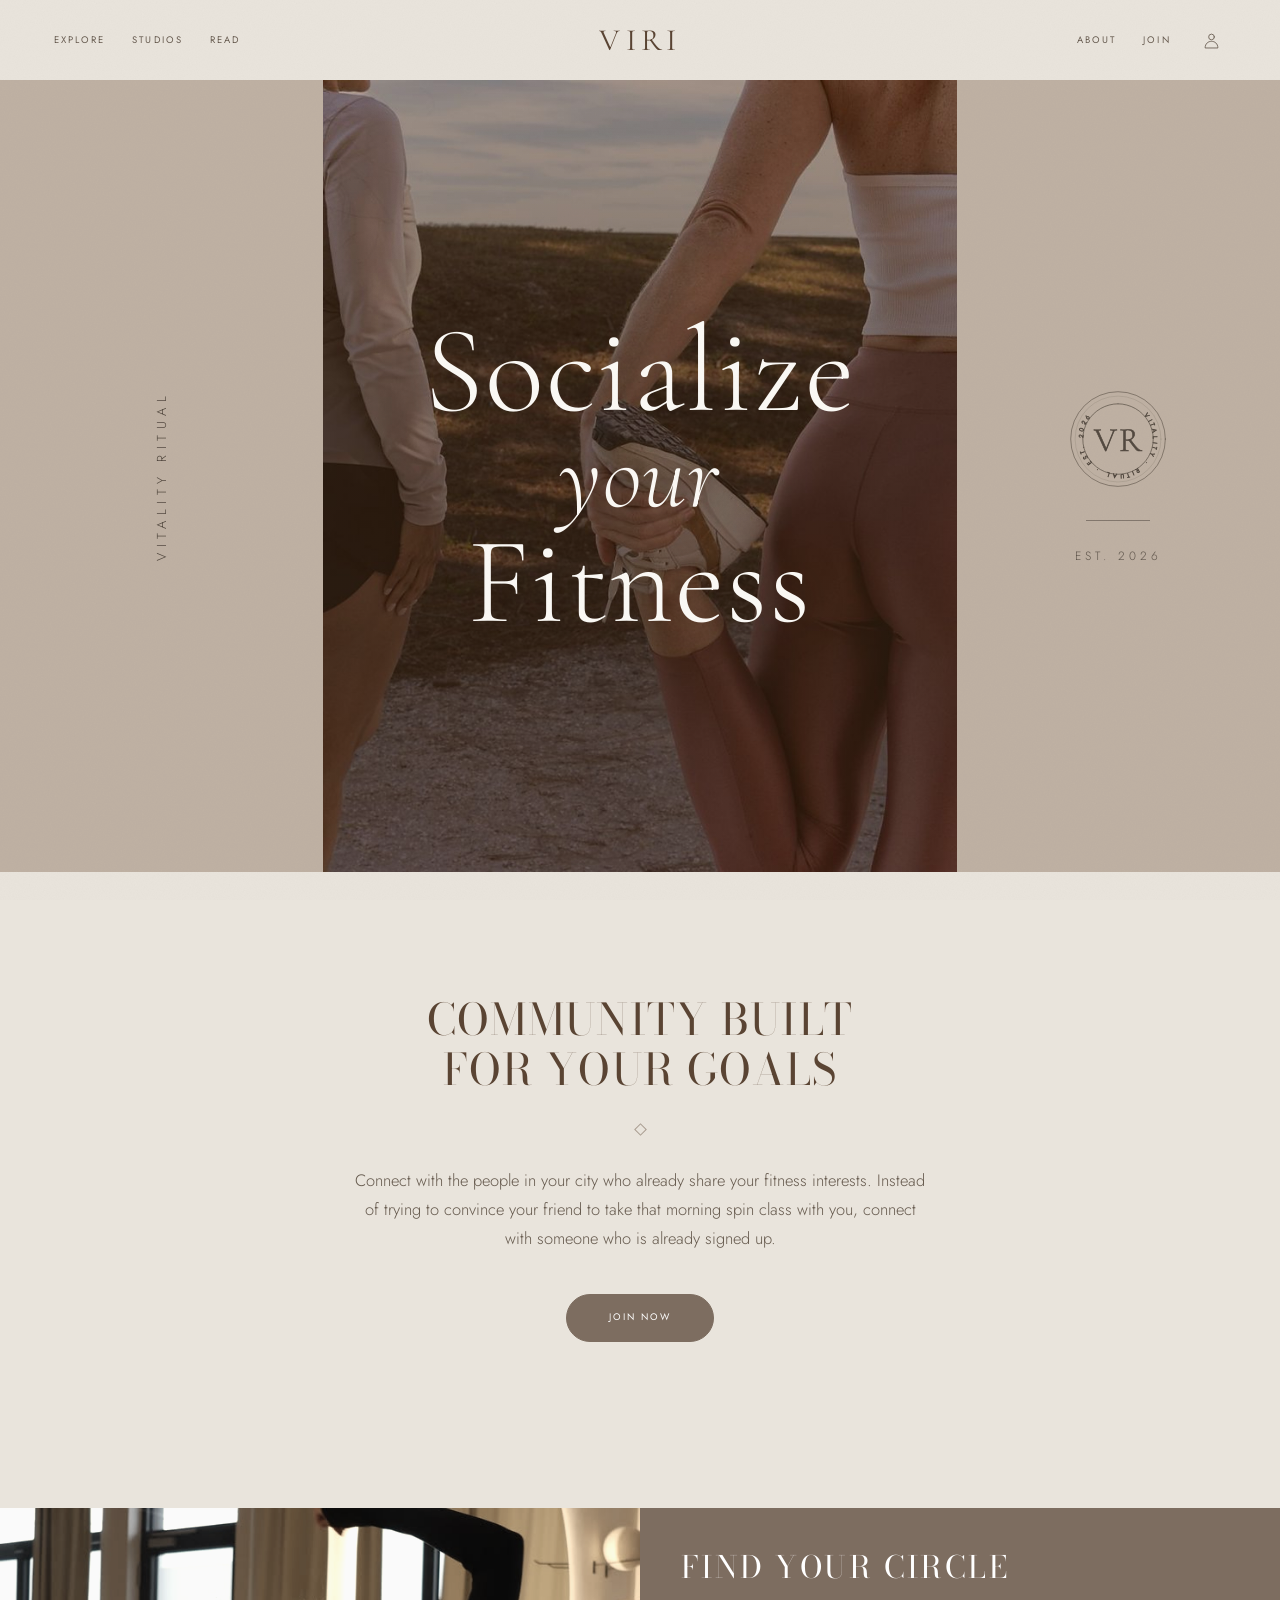
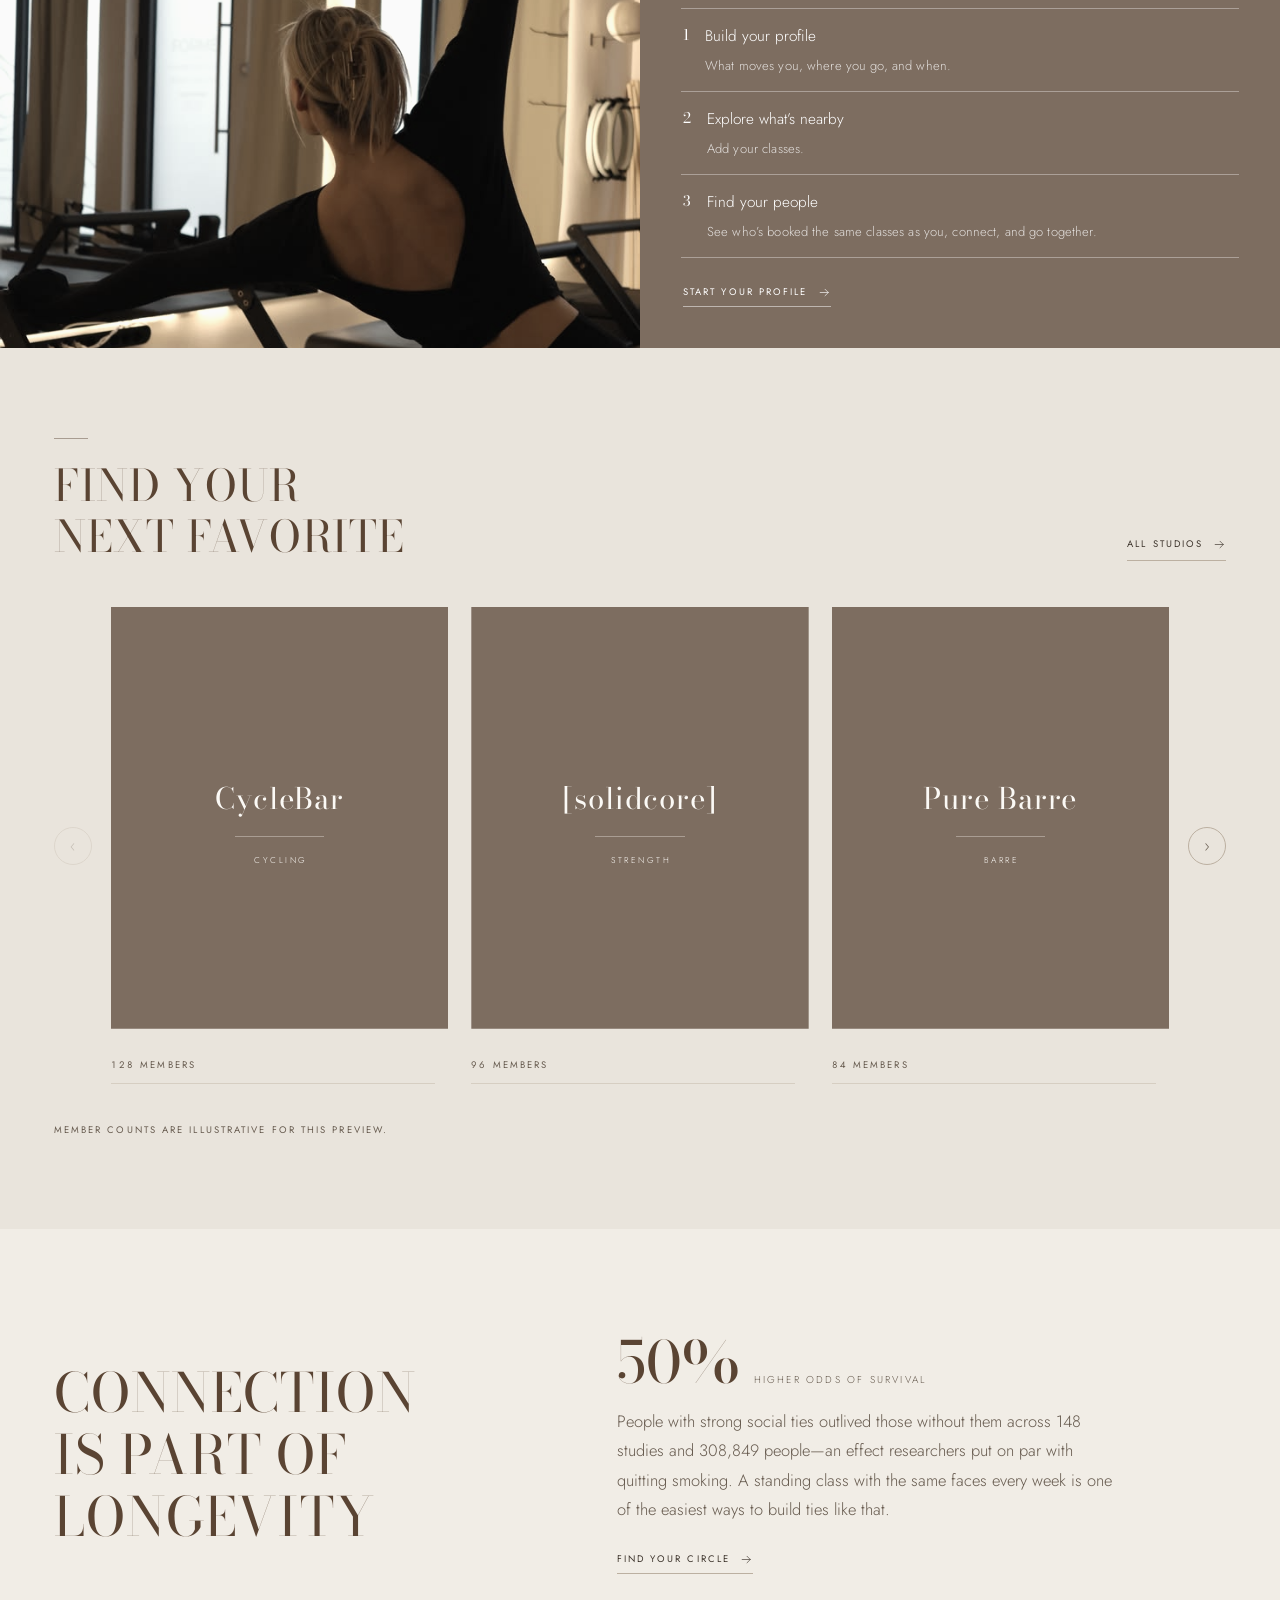
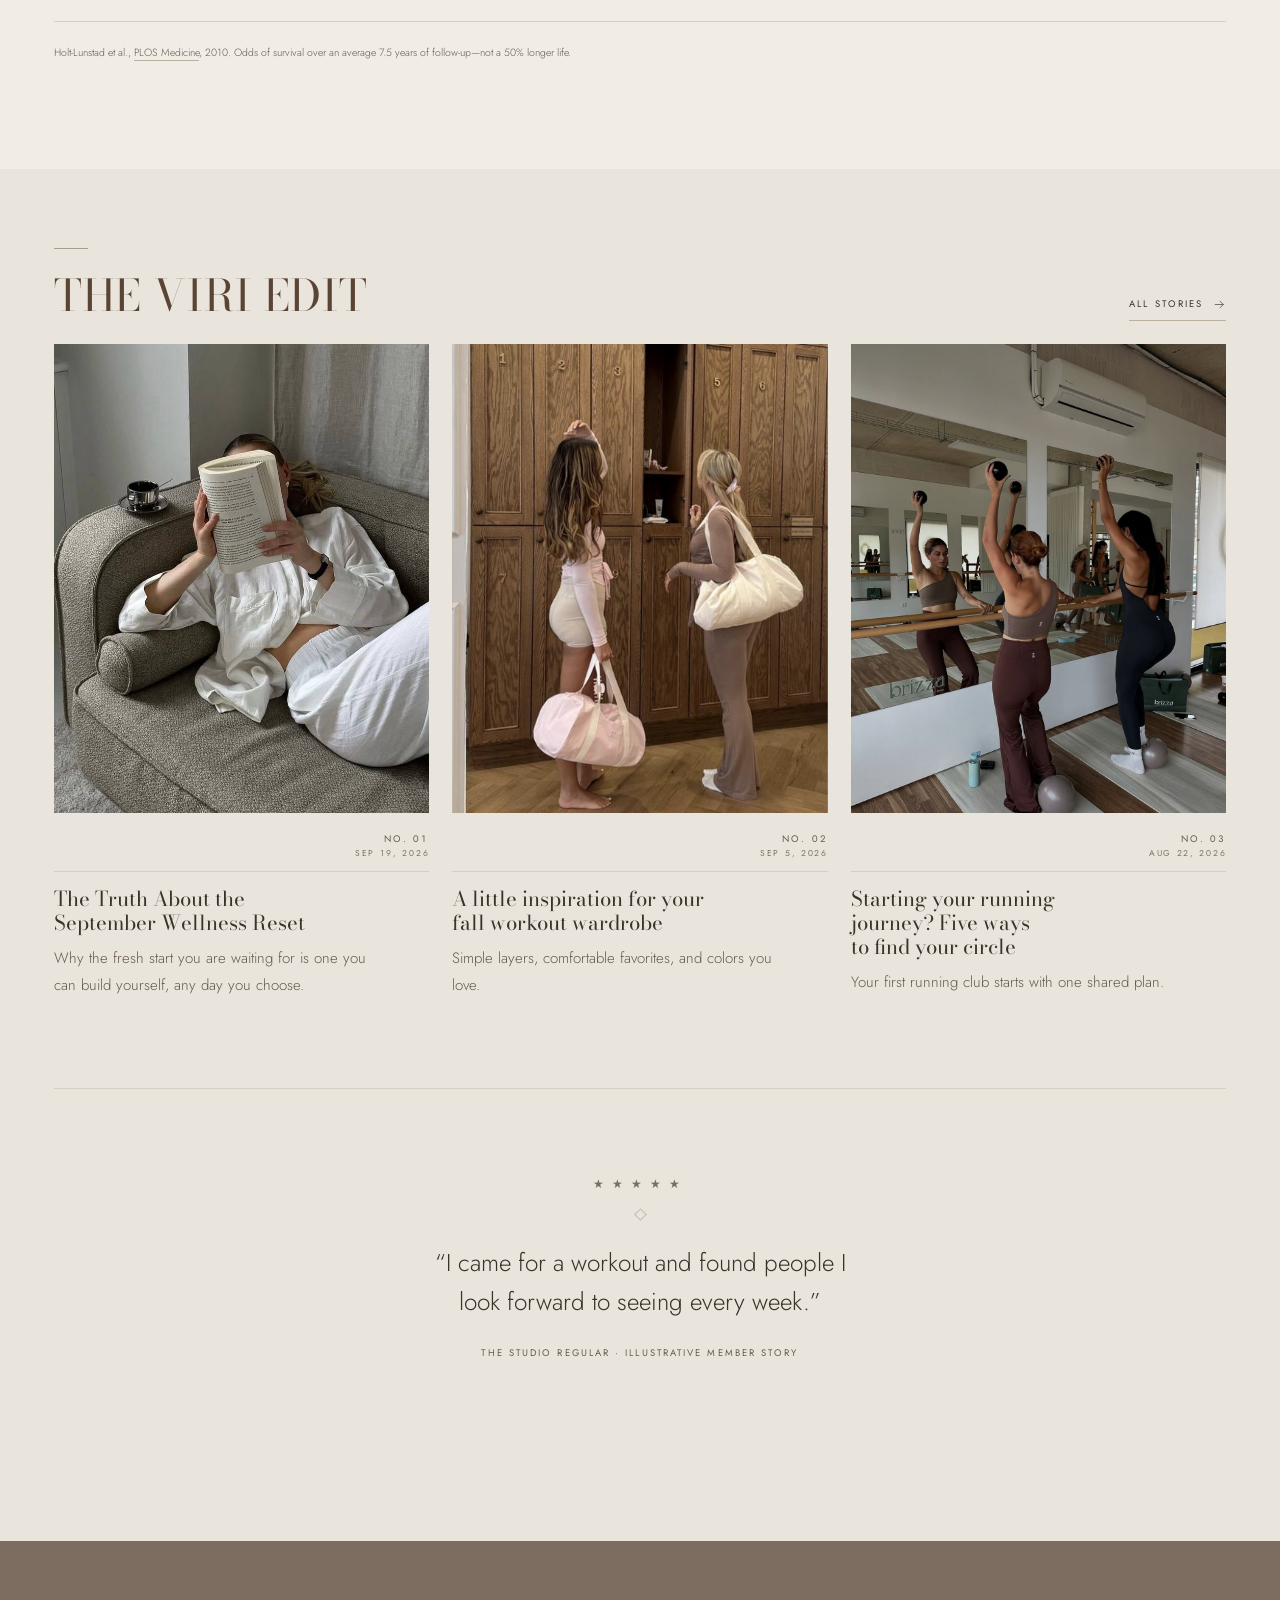
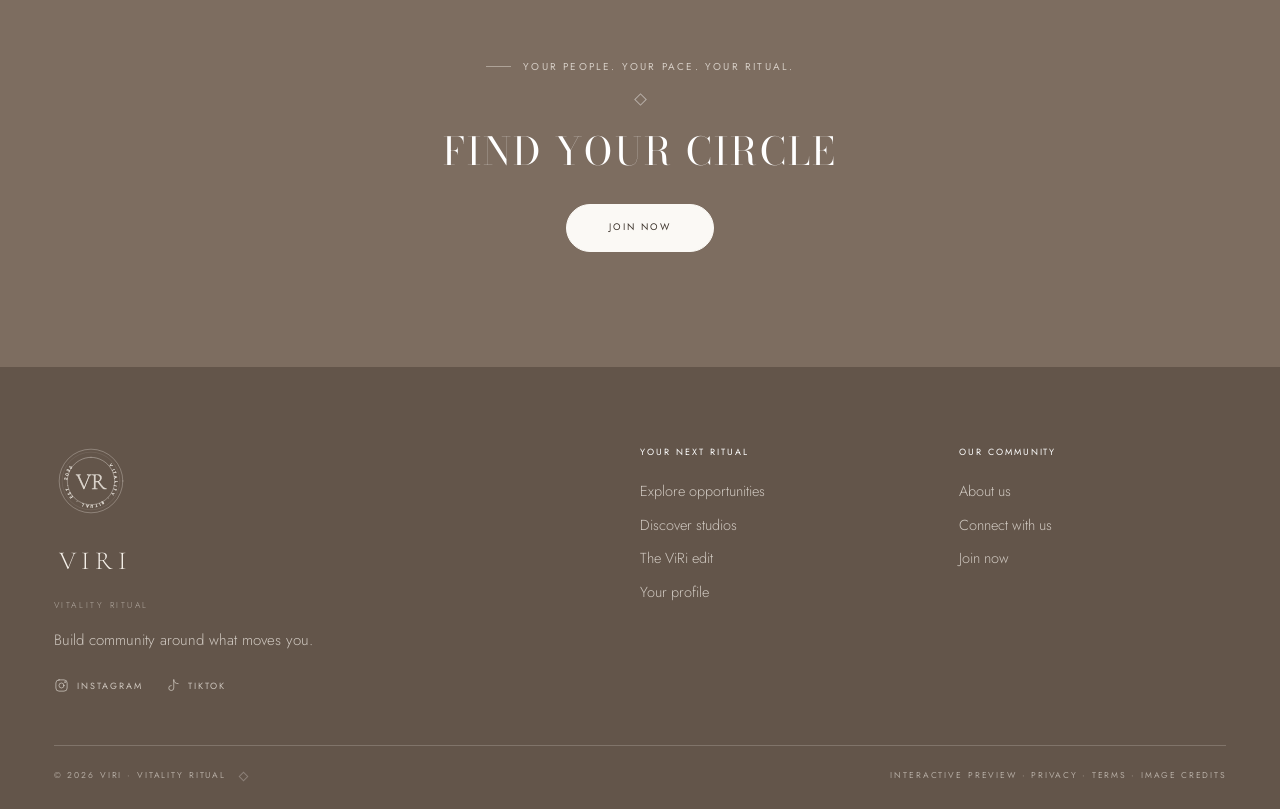
<file: index.html>
<!doctype html>
<html lang="en"><head><meta charset="UTF-8"><meta name="viewport" content="width=device-width, initial-scale=1, viewport-fit=cover"><meta name="theme-color" content="#e9e4dc"><meta name="description" content="ViRi is where women find each other through movement. Connect with the people in your city who already share your fitness interests."><title>ViRi — Socialize your fitness</title><link rel="icon" href="assets/favicon.svg"><link rel="preconnect" href="https://fonts.googleapis.com"><link rel="preconnect" href="https://fonts.gstatic.com" crossorigin><link rel="stylesheet" href="https://fonts.googleapis.com/css2?family=Bodoni+Moda:ital,opsz,wght@0,6..96,400;0,6..96,500;1,6..96,400&family=Cormorant+Garamond:ital,wght@0,300;0,400;0,500;1,300;1,400&family=Italianno&family=Allura&family=Jost:wght@300;400;500&display=swap"><link rel="stylesheet" href="styles.css"><script src="explore-data.js" defer></script><script src="app.js" defer></script></head><body><a class="skip" href="#main">Skip to content</a><header class="site-header"><div class="masthead"><nav class="nav-left" aria-label="Main navigation"><a href="#/explore">Explore</a><a href="#/studios">Studios</a><a href="#/read">Read</a></nav><a class="wordmark" href="#/" aria-label="ViRi — Vitality Ritual, home"><span class="mark" id="mark" aria-hidden="true"><span class="mark-word" data-keep="2">Vitality</span><span class="mark-gap"></span><span class="mark-word" data-keep="2">Ritual</span></span></a><div class="masthead-end"><nav class="nav-right" aria-label="Secondary navigation"><a href="#/about">About</a><a href="#/signup">Join</a></nav><div class="header-tools"><a href="#/profile" aria-label="Your profile" class="icon-button"><svg viewBox="0 0 24 24"><circle cx="12" cy="7" r="4"/><path d="M3 22c0-12 18-12 18 0Z"/></svg></a><button class="icon-button" id="menu-button" aria-label="Open menu" aria-expanded="false"><svg viewBox="0 0 24 24"><path d="M2 6h20M2 12h20M2 18h20"/></svg></button></div></div></div><div class="menu-panel" id="menu-panel" hidden><p class="menu-label">Discover</p><a href="#/explore">Explore activities</a><a href="#/studios">All studios</a><a href="#/read">The ViRi edit</a><p class="menu-label">Your circle</p><a href="#/profile">Your profile</a><a href="#/signup">Join ViRi</a><a href="#/login">Log in</a><a href="#/connect">Contact us</a></div></header><main id="main" tabindex="-1"></main><footer id="footer"></footer><dialog id="modal"></dialog><div class="toast" id="toast" role="status" aria-live="polite"></div><noscript>This preview needs JavaScript enabled to show pages and interactive features.</noscript></body></html>
</file>
<file: styles.css>
/* ============================================================
   ViRi — Vitality Ritual
   Elevated editorial system: greige ground, taupe panels,
   high-contrast serif with a script accent, quiet motion.
   ============================================================ */

:root{
  --cream:#e9e4dc;        /* page */
  --cream-2:#f1ede6;      /* lighter band */
  --paper:#fbf9f5;        /* the one raised surface */
  --taupe:#7d6d60;        /* text-bearing panels, buttons */
  --taupe-deep:#63554a;
  --taupe-light:#bfb1a3;  /* decorative fills only */
  --cocoa:#5a4433;        /* display headings */
  --ink:#3b322a;
  --muted:#665a4e;        /* 4.9:1 on cream */
  --on-dark:#f4efe8;
  --on-dark-dim:rgba(244,239,232,.74);
  --line:#d6cec2;
  --line-2:#bcb0a1;
  --display:'Bodoni Moda',Didot,Georgia,serif;
  --mark:'Cormorant Garamond','Bodoni Moda',Didot,Georgia,serif;
  --script:'Italianno','Snell Roundhand','Apple Chancery',cursive;
  /* monoline hand: a wipe across an even stroke reads as a pen, which the
     high-contrast --script face does not */
  --hand:'Allura','Snell Roundhand',cursive;
  --body:'Jost',system-ui,-apple-system,'Segoe UI',sans-serif;
  --header:80px;
  --gutter:clamp(20px,4.2vw,64px);
  --gap:clamp(16px,1.8vw,26px);
}

*{box-sizing:border-box}
html{scroll-behavior:smooth;scroll-padding-top:106px;background:var(--cream);
  -webkit-text-size-adjust:100%;text-size-adjust:100%}
body{margin:0;background:var(--cream);color:var(--ink);font:300 16.5px/1.78 var(--body);-webkit-font-smoothing:antialiased}
a{color:inherit;text-decoration:none}
button,input,select,textarea{font:inherit;color:inherit}
button,a,input,select,textarea{-webkit-tap-highlight-color:transparent}
button{cursor:pointer}
button:disabled{cursor:default}
:focus-visible{outline:2px solid var(--taupe);outline-offset:3px}
h1,h2,h3,h4,p{margin:0}
h1,h2,h3,h4{font-family:var(--display);font-weight:400;line-height:1.16;text-wrap:balance}
h1{font-size:clamp(2.3rem,4.4vw,3.8rem)}
h2{font-size:clamp(1.8rem,3vw,2.7rem)}
h3{font-size:clamp(1.2rem,1.6vw,1.45rem)}
em{font-style:italic}
img{display:block;width:100%;max-width:100%;object-fit:cover}
svg{width:17px;height:17px;fill:none;stroke:currentColor;stroke-width:1.2;stroke-linecap:round;stroke-linejoin:round}
small,.small{font-size:13.5px;line-height:1.6;color:var(--muted)}
.muted{color:var(--muted)}
strong{font-weight:500}
::selection{background:var(--taupe);color:#fff}
.visually-hidden{position:absolute;width:1px;height:1px;overflow:hidden;clip:rect(0 0 0 0);white-space:nowrap}

/* one micro-type style */
.eyebrow,.tag,.menu-label,.footer-label,.field label,.interest-fieldset legend,
.section-foot,.tile-index,.event-meta,.dialog-top p,.chip,.segmented button,
.text-link,.button,.profile-panel .location,.profile-stats span,.panel-link,
.postcard-signoff>span:last-child,.footer-bottom,.socials a,.review-card .small,
.interests span,.studio-facts .small,.site-header nav a,.longevity-figure span,
.longevity-cta,.testimonial-by{
  font-family:var(--body);text-transform:uppercase;letter-spacing:.22em;font-weight:400;
}
.eyebrow{font-size:10px;color:var(--taupe);margin-bottom:18px;line-height:2}
.tag{font-size:9.5px;color:var(--taupe)}
.section-foot{font-size:9.5px;color:var(--muted);margin-top:clamp(24px,3vw,38px)}
.skip{position:fixed;left:20px;top:-100px;z-index:200;background:var(--taupe-deep);color:#fff;padding:10px 16px}
.skip:focus{top:8px}

/* ---------------------------------------------------------- header + the wordmark */
.site-header{position:sticky;top:0;z-index:40;background:rgba(233,228,220,.94);backdrop-filter:blur(12px)}
.masthead{height:var(--header);display:grid;grid-template-columns:1fr auto 1fr;align-items:center;gap:24px;padding:0 var(--gutter)}
.nav-left{grid-column:1}
.wordmark{grid-column:2}
.masthead-end{grid-column:3}
.site-header nav{display:flex;align-items:center;gap:clamp(15px,2.1vw,30px)}
.site-header nav a{font-size:9.5px;color:var(--muted);padding:6px 0;position:relative;transition:color .25s;white-space:nowrap}
.site-header nav a:after{content:'';position:absolute;left:0;right:0;bottom:0;height:1px;background:var(--taupe);transform:scaleX(0);transform-origin:left;transition:transform .3s ease}
.site-header nav a:hover,.site-header nav a[aria-current=page]{color:var(--ink)}
.site-header nav a:hover:after,.site-header nav a[aria-current=page]:after{transform:scaleX(1)}
.wordmark{display:block;padding:6px 10px;line-height:1}
.mark{display:flex;align-items:baseline;font-family:var(--mark);font-weight:400;font-size:clamp(21px,2.5vw,31px);letter-spacing:.14em;text-transform:uppercase;color:var(--cocoa);white-space:nowrap}
.mark-word{display:inline-flex}
.mark-gap{display:inline-block;width:.42em;transition:width 1.1s cubic-bezier(.62,0,.24,1)}
.mark-letter{display:inline-block;overflow:hidden;white-space:pre;transition:width 1.1s cubic-bezier(.62,0,.24,1),opacity .55s ease,letter-spacing 1.1s cubic-bezier(.62,0,.24,1)}
.mark.is-animating .mark-gap{width:0}
.mark.is-animating .is-drop{width:0!important;opacity:0}
.mark.is-animating .is-kept{letter-spacing:.16em}
.mark.is-merged .is-drop{display:none}
.mark.is-merged .mark-gap{display:none}
.masthead-end{display:flex;align-items:center;justify-content:flex-end;gap:clamp(14px,2vw,26px)}
.header-tools{display:flex;align-items:center;gap:8px}
.icon-button{border:0;background:transparent;color:var(--muted);width:30px;height:36px;display:grid;place-items:center;padding:0;transition:color .25s}
.icon-button:hover{color:var(--ink)}
.icon-button svg{width:17px;height:17px}
#menu-button{display:none}
.menu-panel{position:absolute;right:var(--gutter);top:calc(var(--header) - 4px);z-index:50;min-width:248px;padding:26px 30px 28px;background:var(--paper);box-shadow:0 26px 50px rgba(59,50,42,.14)}
.menu-label{font-size:9px;color:var(--taupe);margin:0 0 12px}
.menu-label:not(:first-child){margin-top:24px;padding-top:20px;border-top:1px solid var(--line)}
.menu-panel a{display:block;padding:7px 0;font-size:15px;color:var(--muted);transition:color .2s,padding-left .2s}
.menu-panel a:hover{color:var(--ink);padding-left:6px}

/* ---------------------------------------------------------- layout */
.wrap{max-width:1320px;margin:auto;padding:0 var(--gutter)}
.section{padding:clamp(60px,7vw,110px) 0}
.section + .section{padding-top:0}
.section-head{display:flex;align-items:flex-end;justify-content:space-between;gap:clamp(24px,4vw,60px);margin-bottom:clamp(30px,3.6vw,50px)}
/* the edit fits on one screen: tighter above the title and under it */
/* both of these follow another .section, so they have to outrank the
   `.section + .section{padding-top:0}` collapse above to keep their own top */
.section.edit-section{padding-top:clamp(58px,6.2vw,92px)}
.section.longevity-split{padding-top:clamp(72px,8.4vw,126px)}
/* the edit fits on one screen by tightening head-to-cards, not the space above
   the title — the rule over the title needs clearance from the band boundary */
.edit-section .section-head{margin-bottom:clamp(16px,1.8vw,24px)}
.section-title{font-size:clamp(1.9rem,3.4vw,3rem);text-transform:uppercase;letter-spacing:.02em;color:var(--cocoa);max-width:18ch}
.head-controls{display:flex;align-items:center;gap:10px;flex-shrink:0}
.head-controls .text-link{margin-left:12px}
.text-link{display:inline-flex;align-items:center;gap:10px;font-size:9.5px;padding-bottom:7px;border-bottom:1px solid var(--line-2);color:var(--ink);transition:border-color .3s,color .3s;white-space:nowrap}
.text-link svg{width:13px;height:13px;transition:transform .3s}
.text-link:hover{border-color:var(--taupe);color:var(--taupe)}
.text-link:hover svg{transform:translateX(4px)}
.plain-link{background:none;border:0;color:var(--muted);padding:0;font:inherit;cursor:pointer;border-bottom:1px solid var(--line-2);transition:color .2s,border-color .2s}
.plain-link:hover{color:var(--ink);border-color:var(--ink)}
.plain-link.small{font-size:13px}
.plain-link svg{vertical-align:middle}

/* ---------------------------------------------------------- buttons */
.button{
  display:inline-flex;align-items:center;justify-content:center;gap:10px;
  border:1px solid var(--taupe);border-radius:999px;background:var(--taupe);color:#fff;
  padding:16px 42px;font-size:9.5px;line-height:1;min-height:48px;text-align:center;
  transition:background .35s,border-color .35s,color .35s;
}
.button svg{width:12px;height:12px}
.button:hover{background:var(--taupe-deep);border-color:var(--taupe-deep)}
.button.outline{background:transparent;border-color:var(--line-2);color:var(--muted)}
.button.outline:hover{border-color:var(--taupe);color:var(--taupe)}
.button.light{background:var(--paper);border-color:var(--paper);color:var(--ink)}
.button.light:hover{background:transparent;color:var(--on-dark);border-color:var(--on-dark)}
.button.small{font-size:9px;padding:11px 24px;min-height:38px}
.circle-button{width:38px;height:38px;border:1px solid var(--line-2);border-radius:50%;display:grid;place-items:center;background:transparent;color:var(--muted);font-size:16px;line-height:1;transition:.3s}
.circle-button:hover{border-color:var(--taupe);color:var(--taupe)}

/* ---------------------------------------------------------- photography */


/* ---------------------------------------------------------- cover */
.home-page{overflow:clip}
.cover{
  --cover-h:min(88svh,820px);
  position:relative;isolation:isolate;display:flex;align-items:stretch;justify-content:center;
  min-height:var(--cover-h);background:var(--taupe-light);overflow:hidden;
}
.cover-rail{flex:1 1 0;min-width:0;display:flex;flex-direction:column;
  align-items:center;justify-content:center;padding:0 clamp(10px,1.8vw,26px);color:var(--ink)}
.cover-rail-r{gap:clamp(14px,2vw,30px)}
.rail-type{writing-mode:vertical-rl;transform:rotate(180deg);white-space:nowrap;
  font-size:clamp(9px,1.02vw,13px);letter-spacing:.42em;text-transform:uppercase;opacity:.84}
.rail-seal{display:block;width:clamp(54px,8.6vw,118px);opacity:.82}
.rail-seal .seal{width:100%;height:auto;display:block}
.rail-hair{display:block;width:clamp(34px,5vw,68px);height:1px;background:currentColor;opacity:.45}
.rail-cap{font-size:clamp(8px,.95vw,12px);letter-spacing:.34em;text-transform:uppercase;opacity:.72}

.cover-plate{flex:none;align-self:stretch;width:calc(var(--cover-h) * 0.8);position:relative;margin:0;
  overflow:hidden;background:var(--taupe-deep)}
.cover-image{position:absolute;inset:0;width:100%;height:100%;object-fit:cover;object-position:center 46%;
  animation:cover-drift 36s ease-in-out infinite alternate}
@keyframes cover-drift{from{transform:scale(1.03)}to{transform:scale(1.1)}}
.cover-veil{position:absolute;inset:0;
  background:linear-gradient(180deg,rgba(46,36,28,.12) 0%,rgba(46,36,28,.34) 38%,rgba(46,36,28,.38) 72%,rgba(46,36,28,.2) 100%)}

.cover-title{
  position:absolute;inset:0;z-index:2;pointer-events:none;margin:0;
  display:flex;flex-direction:column;align-items:center;justify-content:center;
  font-family:var(--mark);font-weight:300;color:#fbf9f5;text-transform:none;text-align:center;
  font-size:clamp(2.6rem,9.6vw,8.6rem);line-height:.92;letter-spacing:.012em;
  text-shadow:0 2px 40px rgba(38,29,22,.42);
}
.cover-title .cw{display:block;opacity:0;transform:translateY(24px);
  animation:cover-rise 1.25s cubic-bezier(.2,.7,.3,1) forwards}
.cover-title em{font-style:italic;font-size:.78em;line-height:1.02}
.cover-title .cw:nth-child(2){animation-delay:.16s}
.cover-title .cw:nth-child(3){animation-delay:.32s}
@keyframes cover-rise{to{opacity:1;transform:translateY(0)}}
@keyframes cover-fade{to{opacity:1}}

/* ---------------------------------------------------------- the statement */
.statement{max-width:880px;margin:auto;padding:clamp(84px,9.5vw,140px) var(--gutter) clamp(60px,7vw,100px);text-align:center}
.statement h2{font-size:clamp(1.8rem,3.4vw,2.9rem);text-transform:uppercase;letter-spacing:.03em;color:var(--cocoa);max-width:20ch;margin:0 auto}
.statement p{margin:clamp(22px,2.6vw,32px) auto 0;max-width:58ch;color:var(--muted)}
.statement .button{margin-top:clamp(28px,3.2vw,40px)}

/* ---------------------------------------------------------- feature split */
.feature{display:grid;grid-template-columns:1fr 1fr;align-items:stretch;margin-top:clamp(50px,6vw,92px)}
.feature-media{position:relative;margin:0;overflow:hidden;background:var(--taupe-light);
  min-height:clamp(260px,29vw,420px)}
.feature-media img{position:absolute;inset:0;width:100%;height:100%;min-height:0;object-fit:cover;
  transition:transform 2.4s ease}
.feature:hover .feature-media img{transform:scale(1.03)}
.feature-panel{background:var(--taupe);color:#fff;display:flex;flex-direction:column;justify-content:center;padding:clamp(28px,3.2vw,52px)}
.feature-panel h2{font-size:clamp(1.5rem,2.4vw,2.2rem);text-transform:uppercase;letter-spacing:.08em;color:#fff;margin-bottom:clamp(16px,1.8vw,24px)}
.panel-list{list-style:none;margin:0;padding:0;border-top:1px solid rgba(255,255,255,.35)}
.panel-list li{display:flex;align-items:baseline;gap:16px;padding:clamp(10px,1.1vw,14px) 2px;border-bottom:1px solid rgba(255,255,255,.35);font-size:clamp(15px,1.2vw,17px);font-weight:300;text-align:left}
.panel-n{font-family:var(--display);font-size:.95em}
.panel-link{margin:clamp(18px,2vw,26px) 2px 0;align-self:flex-start;display:inline-flex;align-items:center;gap:10px;font-size:9.5px;color:#fff;border-bottom:1px solid rgba(255,255,255,.5);padding-bottom:6px;transition:border-color .3s}
.panel-link svg{width:13px;height:13px;transition:transform .3s}
.panel-link:hover{border-color:#fff}
.panel-link:hover svg{transform:translateX(4px)}
.feature-reverse .feature-media{order:1}
.feature-reverse .feature-copy{order:2}
.feature-copy{display:flex;flex-direction:column;justify-content:center;padding:clamp(28px,3.4vw,58px);background:var(--cream-2);transition:background .35s}
.feature-copy:hover{background:var(--paper)}
.longevity-figure{margin:14px 0 0;font-size:10px;text-transform:uppercase;letter-spacing:.22em;color:var(--muted);display:flex;align-items:baseline;gap:14px}
.longevity-figure strong{font-family:var(--display);font-weight:400;font-size:clamp(2.6rem,4.6vw,3.6rem);line-height:.9;letter-spacing:0;text-transform:none;color:var(--cocoa)}

.feature-copy h2{color:var(--cocoa);text-transform:uppercase;letter-spacing:.03em;font-size:clamp(1.5rem,2.4vw,2.1rem)}
.longevity-lede{margin-top:18px;color:var(--muted);max-width:50ch}
.longevity-cta{display:inline-flex;align-items:center;gap:10px;margin-top:26px;font-size:9.5px;border-bottom:1px solid var(--line-2);padding-bottom:6px;align-self:flex-start}
.longevity-cta svg{width:13px;height:13px}
.longevity-split{background:var(--cream-2);padding:clamp(72px,8.4vw,126px) 0}
.longevity-grid{display:grid;grid-template-columns:minmax(0,.9fr) minmax(0,1.1fr);
  gap:clamp(28px,5vw,90px);align-items:center}
.longevity-title{font-size:clamp(2rem,4.2vw,3.4rem);text-transform:uppercase;letter-spacing:.02em;
  color:var(--cocoa);margin:0;max-width:13ch;text-wrap:balance}
/* the 50% is a big display numeral on a .9 line-height; it needs headroom or
   its ascender sits on the edge of the column */
.longevity-body .longevity-figure{margin-top:0;padding-top:.12em}
.longevity-split .longevity-source{max-width:none;margin:clamp(30px,3.6vw,52px) 0 0;padding:0;
  text-align:left;border-top:1px solid var(--line);padding-top:clamp(16px,1.8vw,22px)}
.longevity-source{max-width:1320px;margin:22px auto 0;padding:0 var(--gutter);text-align:center;font-size:10.5px;line-height:1.7;color:var(--muted)}
.longevity-source a{border-bottom:1px solid var(--line-2)}
/* band version, used on About */
.longevity-section{background:var(--cream-2);margin-top:clamp(60px,7vw,110px)}
.longevity-inner{display:block;max-width:820px;margin:auto;padding:clamp(50px,6vw,84px) var(--gutter) clamp(24px,3vw,34px);text-align:center;transition:opacity .3s}
.longevity-inner:hover{opacity:.84}
.longevity-inner .longevity-figure{justify-content:center}

.longevity-inner .longevity-lede{margin-inline:auto}
.longevity-inner .longevity-cta{align-self:auto}
.longevity-section .longevity-source{padding-bottom:clamp(40px,4.5vw,56px);margin-top:0}

/* ---------------------------------------------------------- the one card */
.cards-three,.explore-grid,.studio-grid{display:grid;grid-template-columns:repeat(3,minmax(0,1fr));gap:var(--gap)}
.studio-carousel{display:grid;grid-template-columns:auto minmax(0,1fr) auto;
  align-items:center;gap:clamp(10px,1.5vw,22px)}
.carousel-arrow:disabled{opacity:.28;cursor:default}
.carousel-arrow:disabled:hover{border-color:var(--line-2);color:var(--muted)}
.tile{min-width:0}
.tile>a{display:flex;flex-direction:column;height:100%}
.tile-media{overflow:hidden;background:var(--taupe-light);aspect-ratio:4/5;margin-bottom:20px}
.tile-plate{aspect-ratio:4/5;margin-bottom:20px;background:var(--taupe);color:var(--paper);
  display:flex;flex-direction:column;align-items:center;justify-content:center;gap:clamp(14px,1.6vw,20px);
  transition:background .5s cubic-bezier(.33,0,.2,1)}
.tile-plate{position:relative;isolation:isolate;overflow:hidden}
.tile-plate>*{position:relative;z-index:3}
/* the studio photographs come from eight different shoots; grading them to one
   warm monochrome is what lets them share a grid with the rest of the site */
.plate-photo{position:absolute;inset:0;width:100%;height:100%;object-fit:cover;z-index:1;
  filter:grayscale(1) brightness(.96) contrast(1.06);
  opacity:0;transform:scale(1.06);transition:opacity .6s ease,transform 1.6s cubic-bezier(.33,0,.2,1)}
.tile:hover .plate-photo,.tile:focus-within .plate-photo{opacity:1;transform:scale(1)}
.tile-plate:before{content:'';position:absolute;inset:0;z-index:2;background:var(--cocoa);
  mix-blend-mode:multiply;opacity:0;transition:opacity .6s ease}
.tile-plate:after{content:'';position:absolute;inset:0;z-index:2;
  background:linear-gradient(180deg,rgba(48,38,29,.24),rgba(48,38,29,.52));
  opacity:0;transition:opacity .6s ease}
.tile:hover .tile-plate:before,.tile:focus-within .tile-plate:before{opacity:.72}
/* the end-of-carousel card: darker plate so it reads as a destination, not a studio */
.tile-plate.tile-plate-all{background:var(--taupe-deep)}
.tile-all:hover .tile-plate-all,.tile-all:focus-within .tile-plate-all{background:var(--cocoa)}
.tile-plate-all .plate-cat{display:inline-flex;align-items:center;gap:8px}
.tile-plate-all .plate-cat svg{width:13px;height:13px}
.tile:hover .tile-plate:after,.tile:focus-within .tile-plate:after{opacity:1}
.plate-name{font-family:var(--display);font-weight:400;font-size:clamp(1.5rem,2.3vw,2rem);
  line-height:1.12;letter-spacing:.03em;margin:0;max-width:11ch;text-align:center;text-wrap:balance;
  transition:transform .6s cubic-bezier(.33,0,.2,1)}
.tile:hover .plate-name{transform:translateY(-3px)}
.tile-studio .tile-meta{margin-top:0}
.plate-cat{font-size:8.5px;text-transform:uppercase;letter-spacing:.3em;text-indent:.3em;
  color:var(--paper);padding-top:clamp(12px,1.4vw,16px);
  border-top:1px solid rgba(251,249,245,.34);min-width:clamp(64px,7vw,92px);text-align:center}
.tile-media img{height:100%;transition:transform 1.8s ease}
.tile:hover .tile-media img{transform:scale(1.05)}
.tile-meta{display:flex;align-items:baseline;justify-content:space-between;gap:12px;flex-wrap:wrap;padding-bottom:12px;border-bottom:1px solid var(--line)}
.tile-index{font-size:9.5px;color:var(--muted)}
.tile h3{margin-top:15px;max-width:22ch}
.tile>a>p:last-child{margin-top:10px;color:var(--muted);font-size:15px;max-width:36ch}

/* ---------------------------------------------------------- testimonial */
.testimonial{padding:clamp(60px,7vw,110px) 0;text-align:center;position:relative}
/* hairline across the content width, so the review reads as its own section */
.testimonial:before{content:'';position:absolute;top:0;left:50%;transform:translateX(-50%);
  width:min(1320px,calc(100% - var(--gutter) * 2));height:1px;background:var(--line)}
.testimonial .wrap{max-width:840px}
.testimonial .stars{font:12px/1 Georgia,serif;letter-spacing:8px;color:var(--taupe);margin-bottom:24px}
.testimonial blockquote{font-family:var(--body);font-weight:300;font-size:clamp(1.15rem,1.9vw,1.6rem);line-height:1.62;margin:0;color:var(--ink);max-width:30ch;margin-inline:auto}
.testimonial-by{margin-top:24px;font-size:9.5px;color:var(--muted)}
.testimonial .text-link{margin-top:26px}
.review-card{display:flex;flex-direction:column;background:var(--paper);padding:clamp(28px,2.8vw,38px);min-height:290px;transition:box-shadow .35s}
.review-card:hover{box-shadow:0 16px 34px rgba(59,50,42,.08)}
.stars{font:12px/1 Georgia,serif;letter-spacing:7px;margin-bottom:22px;color:var(--taupe)}
.review-card blockquote{font-family:var(--body);font-weight:300;font-size:17px;line-height:1.66;margin:0 0 24px;color:var(--ink)}
.review-card h3{padding-top:18px;border-top:1px solid var(--line);font-size:17px}
.review-card .small{margin-top:8px;font-size:9.5px;color:var(--muted)}
.reviews-intro{max-width:620px;margin:22px 0 34px;color:var(--muted);font-size:17px}

/* ---------------------------------------------------------- join band */
.join-finale{background:var(--taupe);color:var(--on-dark);text-align:center;padding:clamp(70px,9vw,120px) var(--gutter);margin-top:clamp(60px,7vw,110px)}
.join-inner{max-width:540px;margin:auto}
.join-inner .eyebrow{color:var(--on-dark-dim)}
.join-inner h2{color:#fff;margin-bottom:30px;text-transform:uppercase;letter-spacing:.06em}

/* ---------------------------------------------------------- page heads */
.page-head{padding:clamp(46px,6vw,86px) 0 clamp(26px,3vw,40px)}
.page-head h1{max-width:17ch;text-transform:uppercase;letter-spacing:.02em;color:var(--cocoa)}
.page-head p{margin-top:20px;max-width:58ch;color:var(--muted)}
.page-head-row{display:flex;justify-content:space-between;align-items:flex-end;gap:32px}
.preview-note{display:flex;gap:12px;align-items:baseline;background:var(--cream-2);padding:14px 20px;font-size:13px;color:var(--muted);margin-bottom:30px;border-left:2px solid var(--taupe)}
.preview-note strong{font-size:9.5px;text-transform:uppercase;letter-spacing:.2em;color:var(--taupe)}
.notice-box{background:var(--cream-2);padding:clamp(24px,2.6vw,34px);margin:28px 0}
.notice-box p{color:var(--muted)}

/* ---------------------------------------------------------- explore */
.toolbar{display:flex;align-items:center;gap:14px;flex-wrap:wrap;margin-bottom:20px}
.search-field{flex:1;min-width:200px;display:flex;align-items:center;gap:12px;border-bottom:1px solid var(--line-2);padding:10px 0;color:var(--muted)}
.search-field input{background:none;border:0;width:100%;padding:4px 0;color:var(--ink);font-size:15.5px}
input,select,textarea{background:var(--paper);color:var(--ink);border:1px solid var(--line);padding:12px 14px;border-radius:0}
select{appearance:none;padding-right:34px;background-image:linear-gradient(45deg,transparent 50%,var(--muted) 50%),linear-gradient(135deg,var(--muted) 50%,transparent 50%);background-position:calc(100% - 18px) 55%,calc(100% - 12px) 55%;background-size:6px 6px;background-repeat:no-repeat}
input::placeholder,textarea::placeholder{color:#a0968a}
.chips{display:flex;flex-wrap:wrap;gap:8px;margin:20px 0 30px}
.chip{border:1px solid var(--line-2);border-radius:999px;padding:8px 20px;color:var(--muted);background:transparent;font-size:9.5px;transition:.25s}
.chip:hover{border-color:var(--taupe);color:var(--ink)}
.chip.active{background:var(--taupe);color:#fff;border-color:var(--taupe)}
.segmented{display:flex;border:1px solid var(--line-2);padding:3px;border-radius:999px}
.segmented button{border:0;background:transparent;color:var(--muted);padding:9px 20px;font-size:9.5px;border-radius:999px;transition:.25s}
.segmented button:hover{color:var(--ink)}
.segmented button.active{background:var(--taupe);color:#fff}
.event-card{background:var(--paper);display:flex;flex-direction:column;transition:box-shadow .3s}
.event-card:hover{box-shadow:0 16px 32px rgba(59,50,42,.09)}
.event-card img{aspect-ratio:3/2;height:auto}
.event-info{padding:clamp(20px,2vw,26px);display:flex;flex-direction:column;flex:1}
.event-meta{font-size:9.5px;color:var(--taupe);margin-bottom:12px}
.event-info h3{font-size:20px;margin-bottom:12px}
.event-info p{font-size:15px;color:var(--muted)}
.event-bottom{display:flex;align-items:center;justify-content:space-between;gap:12px;margin-top:auto;padding-top:18px;border-top:1px solid var(--line)}
.event-bottom .small{font-size:9.5px;text-transform:uppercase;letter-spacing:.16em}
.event-bottom .button{white-space:nowrap}
.empty-state{padding:80px 24px;text-align:center;grid-column:1/-1;background:var(--paper)}
.empty-state h3{margin-bottom:14px}
.map-layout{display:grid;grid-template-columns:1.35fr 1fr;gap:var(--gap)}
.map-list{display:flex;flex-direction:column;gap:16px;max-height:600px;overflow:auto;padding-right:4px}
.map-list .event-card{display:grid;grid-template-columns:120px 1fr}
.map-list .event-card img{aspect-ratio:auto;height:100%;min-height:200px}
.map-list .event-info h3{font-size:18px}
.community-banner{display:flex;justify-content:space-between;align-items:center;gap:28px;padding:clamp(28px,3.2vw,46px);background:var(--cream-2);margin:clamp(40px,5vw,64px) 0 clamp(56px,7vw,88px)}
.community-banner h3{margin-bottom:8px}
.community-banner p{color:var(--muted);max-width:52ch}

/* ---------------------------------------------------------- studio detail */
.studio-detail{display:grid;grid-template-columns:1fr 1fr;gap:clamp(30px,4.5vw,68px);padding-bottom:clamp(50px,6vw,80px)}
.studio-detail>img{aspect-ratio:4/5;height:auto;filter:grayscale(1) sepia(.24) brightness(.99) contrast(1.04)}
.studio-description{display:flex;flex-direction:column;justify-content:center}
.studio-description h2{font-size:clamp(1.5rem,2.2vw,2.1rem);max-width:19ch}
.studio-description p{margin:22px 0;color:var(--muted)}
.studio-facts{display:flex;gap:28px;padding:22px 0;margin:0 0 22px;border-top:1px solid var(--line);border-bottom:1px solid var(--line)}
.studio-facts .small{font-size:9.5px;color:var(--muted)}

/* ---------------------------------------------------------- about */
.about-hero{position:relative;min-height:min(70svh,580px);display:flex;align-items:center;overflow:hidden;background:var(--cream-2);text-align:center}
.about-hero.is-placeholder{background:var(--taupe-light)}
.about-hero-ph{position:absolute;inset:clamp(14px,1.8vw,26px);display:flex;flex-direction:column;
  align-items:center;justify-content:center;gap:12px;border:1px dashed rgba(59,50,42,.42);color:rgba(59,50,42,.66)}
.about-hero.is-placeholder:after{background:linear-gradient(180deg,rgba(59,50,42,.14),rgba(59,50,42,.06) 45%,rgba(59,50,42,.22))}
.ph-mark svg{width:clamp(34px,4vw,52px);height:auto;fill:none;stroke:currentColor;stroke-width:1.2;
  stroke-linecap:round;stroke-linejoin:round;opacity:.85}
.ph-cap{font-size:9.5px;letter-spacing:.24em;text-transform:uppercase;text-align:center;line-height:2}
.about-hero-image{position:absolute;inset:0;width:100%;height:100%;object-fit:cover;object-position:center 30%}
.about-hero:after{content:'';position:absolute;inset:0;background:linear-gradient(180deg,rgba(59,50,42,.34),rgba(59,50,42,.2) 45%,rgba(59,50,42,.44))}
.about-hero .wrap{width:100%;position:relative;z-index:2}
.about-hero h1{max-width:15ch;margin:0 auto;color:#fff;text-shadow:0 2px 26px rgba(50,40,32,.3)}
.about-hero .eyebrow{color:rgba(255,255,255,.8)}
.about-hero .button{margin-top:30px}
.about-story{display:grid;grid-template-columns:.9fr 1.1fr;gap:clamp(34px,5vw,80px);align-items:start}
.about-story h2{max-width:16ch;text-transform:uppercase;letter-spacing:.03em;color:var(--cocoa);font-size:clamp(1.6rem,2.6vw,2.3rem)}
.prose p{margin-bottom:24px;color:var(--muted);max-width:60ch}
.prose p:last-child{margin-bottom:0}

/* ---------------------------------------------------------- founders */
.founder-section{padding:clamp(60px,7vw,110px) 0}
.founder-postcards{display:grid;grid-template-columns:repeat(2,minmax(0,1fr));gap:var(--gap);max-width:1060px;margin:clamp(30px,3.6vw,50px) auto 0}
.founder-postcard{padding:clamp(30px,3.2vw,48px);display:flex;flex-direction:column;background:var(--paper)}
.postcard-burgundy{background:var(--cream-2)}
.founder-postcard h3{font-size:clamp(1.5rem,2.2vw,2rem);margin-bottom:4px;max-width:17ch}
.postcard-letter{padding:22px 0 28px}
.postcard-letter p{margin-bottom:20px;color:var(--muted)}
.postcard-letter p:last-child{margin-bottom:0}
.postcard-signoff{display:flex;flex-direction:column;align-items:flex-start;margin-top:auto;padding-top:24px;border-top:1px solid var(--line)}
.founder-signature{font-family:var(--script);font-size:46px;line-height:1.15;margin:0 0 6px;color:var(--taupe)}
.postcard-signoff>span:last-child{font-size:9.5px;color:var(--muted)}

/* ---------------------------------------------------------- contact */
.contact-grid{display:grid;grid-template-columns:1fr 1fr;gap:var(--gap);padding-bottom:clamp(50px,6vw,80px)}
.contact-card{background:var(--paper);padding:clamp(28px,3vw,44px)}
.contact-card p{margin-top:14px;color:var(--muted)}
.contact-actions{display:flex;gap:12px;flex-wrap:wrap;margin-top:26px}
.founder-monogram{width:74px;height:74px;display:grid;place-items:center;border:1px solid var(--line-2);border-radius:50%;font-family:var(--display);font-size:20px;letter-spacing:.06em;margin-bottom:22px;background:var(--cream-2)}

/* ---------------------------------------------------------- auth */
/* ---- sign up: photograph, panel, statement ----------------------------- */
/* the photograph runs from under the header to the foot of the screen */
.signup-hero{position:relative;overflow:hidden;background:var(--taupe-light);
  height:calc(100svh - var(--header));min-height:540px;display:grid;place-items:center}
/* the source is 1200x1800 and the band is far wider than it is tall, so the
   crop has to be pulled down the frame to hold the figures and the court */
.signup-photo{position:absolute;inset:0;width:100%;height:100%;object-fit:cover;
  object-position:center 70%}
/* the panel and the statement both carry light type, so the photograph needs
   grounding at the foot as well as an overall settle */
.signup-hero:after{content:'';position:absolute;inset:0;
  background:linear-gradient(180deg,rgba(59,50,42,.10) 0%,rgba(59,50,42,.06) 45%,rgba(59,50,42,.52) 100%)}
.signup-panel{position:relative;z-index:2;background:var(--cocoa);color:var(--on-dark);
  width:min(320px,calc(100% - var(--gutter) * 2));
  padding:clamp(20px,2.2vw,28px) clamp(18px,1.9vw,24px);
  margin-bottom:clamp(50px,9vw,120px)}
.signup-panel h1{font-family:var(--display);font-style:italic;font-weight:400;
  font-size:clamp(1.25rem,1.8vw,1.55rem);line-height:1.1;color:var(--paper);
  text-transform:none;letter-spacing:.01em;text-align:center;
  margin:0 0 clamp(13px,1.4vw,18px)}
.signup-panel input{width:100%;font-size:16px;margin-bottom:10px;padding:10px 12px;
  background:transparent;border:1px solid rgba(244,239,232,.46);color:var(--paper)}
.signup-panel input::placeholder{color:rgba(244,239,232,.6)}
.signup-panel input:focus-visible{outline:2px solid var(--paper);outline-offset:2px}
.signup-panel .button{width:100%;margin-top:4px;padding:12px 24px;min-height:40px;font-size:9px}
.signup-panel .field-error:empty{display:none}
.signup-panel .field-error{color:#f0c7bd;margin:2px 0 10px}
.signup-foot{margin:clamp(16px,1.8vw,22px) 0 0;text-align:center;font-size:12.5px;
  color:rgba(244,239,232,.74)}
.signup-foot a{color:var(--paper);border-bottom:1px solid rgba(244,239,232,.46)}
.signup-statement{position:absolute;z-index:2;margin:0;
  left:var(--gutter);right:var(--gutter);bottom:clamp(26px,3.6vw,52px);
  font-family:var(--display);font-weight:400;color:#fff;
  font-size:clamp(1.9rem,4.4vw,3.7rem);line-height:1.08;letter-spacing:.005em;
  text-shadow:0 2px 24px rgba(48,38,29,.38)}

/* ---- one question at a time -------------------------------------------- */
.join-flow{display:grid;place-items:center;padding:clamp(44px,6vw,96px) 0}
.join-card{width:min(520px,calc(100% - var(--gutter) * 2));text-align:left}
.join-count{margin:0 0 18px;font-size:9.5px;letter-spacing:.24em;text-transform:uppercase;color:var(--muted)}
.join-card h1{font-size:clamp(1.7rem,3.2vw,2.4rem);margin:0 0 10px}
.join-hint{margin:0 0 28px;color:var(--muted);font-size:14.5px;max-width:44ch}
.join-field input,.join-field select{width:100%;font-size:16px}
.join-actions{display:flex;gap:12px;margin-top:28px}
.join-actions .button{flex:1;justify-content:center}
.join-progress{display:flex;gap:6px;margin-top:32px}
.join-progress span{flex:1;height:1px;background:var(--line-2)}
.join-progress span.is-on{background:var(--cocoa)}
.join-card .note{margin-top:26px}

.auth-layout{display:grid;grid-template-columns:1fr 1fr;min-height:660px}
.auth-image{position:relative;overflow:hidden;background:var(--cream-2)}
.auth-image img{height:100%;position:absolute;inset:0}
.auth-image:after{content:'';position:absolute;inset:0;background:linear-gradient(180deg,rgba(59,50,42,.05),rgba(59,50,42,.55))}
.auth-image h2{position:absolute;bottom:46px;left:clamp(28px,3.4vw,56px);right:clamp(28px,3.4vw,56px);z-index:1;color:#fff}
.auth-form{padding:clamp(40px,5vw,76px) clamp(22px,4.2vw,66px)}
.auth-form h1{font-size:clamp(1.9rem,2.9vw,2.6rem)}
.auth-form>p{margin:14px 0 26px;color:var(--muted)}
.field{display:flex;flex-direction:column;gap:9px;margin-bottom:22px}
.field label{font-size:9.5px;color:var(--muted)}
.field input,.field textarea,.field select{width:100%;font-size:15.5px}
.field textarea{min-height:110px;resize:vertical}
.form-row{display:grid;grid-template-columns:1fr 1fr;gap:18px}
.field-error{font-size:13.5px;color:#9d4137}
.auth-form .button{width:100%}
.auth-form .small{margin:20px 0}
.auth-form .small a{border-bottom:1px solid var(--line-2);color:var(--ink)}
.interest-fieldset{border:0;padding:0;margin:0 0 22px}
.interest-fieldset legend{font-size:9.5px;color:var(--muted);margin-bottom:14px}
.interest-choices{display:flex;flex-wrap:wrap;gap:12px 22px}
.interest-choices label{display:flex;align-items:center;gap:8px;font-size:15px;color:var(--muted)}
.interest-choices input{accent-color:var(--taupe);width:16px;height:16px;padding:0}

/* ---------------------------------------------------------- profile */
.profile-grid{display:grid;grid-template-columns:.85fr 1.3fr .85fr;gap:var(--gap);padding-bottom:clamp(50px,6vw,80px)}
.profile-panel{padding:clamp(24px,2.4vw,34px);background:var(--paper);align-self:start}
.profile-avatar{width:74px;height:74px;display:grid;place-items:center;border-radius:50%;border:1px solid var(--line-2);background:var(--cream-2);font:23px var(--display);margin:0 auto 20px}
.profile-panel h2{text-align:center;font-size:23px}
.profile-panel .location{text-align:center;margin-top:8px;font-size:9.5px;color:var(--muted)}
.profile-stats{display:grid;grid-template-columns:repeat(3,1fr);text-align:center;gap:10px;margin:24px 0;padding:22px 0;border-top:1px solid var(--line);border-bottom:1px solid var(--line)}
.profile-stats strong{display:block;font-family:var(--display);font-size:26px;font-weight:400}
.profile-stats span{font-size:9px;letter-spacing:.16em;color:var(--muted)}
.profile-panel h3,.profile-content>h2,.profile-aside>h2{font-family:var(--body);font-size:9.5px;text-transform:uppercase;letter-spacing:.22em;color:var(--muted)}
.profile-panel h3{margin:26px 0 14px}
.profile-content>h2,.profile-aside>h2{margin-bottom:22px;padding-bottom:14px;border-bottom:1px solid var(--line)}
.profile-panel>p{color:var(--muted)}
.interests{display:flex;flex-wrap:wrap;gap:8px}
.interests span{border:1px solid var(--line-2);border-radius:999px;padding:5px 14px;font-size:9.5px;color:var(--muted)}
.upcoming-row{display:block;background:var(--cream-2);padding:16px;margin-top:12px}
.upcoming-row .small{font-size:9.5px;text-transform:uppercase;letter-spacing:.16em}
.upcoming-row strong{display:block;font-family:var(--display);font-weight:400;font-size:18px;margin:6px 0 8px}
.upcoming-row svg{vertical-align:middle;float:right;width:15px;height:15px}
.feed-card{padding:clamp(24px,2.4vw,34px);background:var(--paper);margin-bottom:20px}
.feed-card h3{font-size:20px;margin:14px 0}
.feed-card p{color:var(--muted)}
.feed-card img{aspect-ratio:3/2;height:auto;margin:22px 0}
.feed-card .feed-author{display:flex;align-items:center;gap:12px;font-size:15px}
.feed-card .feed-author .small{font-size:9.5px;text-transform:uppercase;letter-spacing:.16em}
.mini-avatar{width:36px;height:36px;border-radius:50%;display:grid;place-items:center;border:1px solid var(--line-2);flex-shrink:0;font-size:11.5px;background:var(--cream-2)}
.profile-aside .contact-card{padding:26px;margin-top:20px}
.profile-aside .contact-card h3{font-size:19px;margin-top:4px}

/* ---------------------------------------------------------- article */
/* ---------------------------------------------------------- article */
.article{padding:clamp(30px,4vw,56px) 0 clamp(56px,7vw,96px)}
.article-head{display:grid;grid-template-columns:minmax(0,1.05fr) minmax(0,.95fr);
  gap:clamp(24px,4.5vw,70px);align-items:start;
  margin:clamp(26px,3.4vw,46px) 0 clamp(34px,4.4vw,62px);
  padding-bottom:clamp(30px,3.6vw,50px);border-bottom:1px solid var(--line)}
.article-titles{display:flex;flex-direction:column}
.article-titles h1{font-size:clamp(1.9rem,3.5vw,3rem);margin:8px 0 0;line-height:1.08;
  text-transform:uppercase;letter-spacing:.02em;color:var(--cocoa);text-wrap:balance}
.article-titles .standfirst{font-family:var(--mark);font-weight:300;font-style:italic;
  font-size:clamp(1.05rem,1.7vw,1.4rem);line-height:1.5;color:var(--muted);
  max-width:40ch;margin:clamp(16px,1.9vw,24px) 0 0}
.article-titles .byline{display:flex;flex-wrap:wrap;align-items:center;gap:8px;
  margin:clamp(20px,2.4vw,30px) 0 0;font-size:8.5px;line-height:1.7;letter-spacing:.24em;
  text-transform:uppercase;color:var(--muted);opacity:.92}
.byline-dot{opacity:.55}
.article-figure{margin:0;background:var(--taupe-light);aspect-ratio:4/5;overflow:hidden}
.article-figure img{width:100%;height:100%;object-fit:cover;display:block}

.article-body{display:grid;grid-template-columns:minmax(0,230px) minmax(0,1fr);
  gap:clamp(26px,4.5vw,72px);align-items:start}
.article-rail{position:sticky;top:calc(var(--header) + 20px);display:flex;flex-direction:column;
  gap:clamp(22px,2.6vw,34px)}
.rail-label{font-size:9px;letter-spacing:.26em;text-transform:uppercase;color:var(--taupe-deep);margin:0 0 10px}
.subscribe{background:var(--paper);border:1px solid var(--line);padding:20px 18px;
  display:flex;flex-direction:column;gap:10px}
.subscribe-copy{font-size:13px;line-height:1.55;color:var(--muted);margin:0}
.subscribe input{width:100%;font-family:var(--body);font-size:13.5px;padding:10px 12px;
  border:1px solid var(--line-2);background:var(--cream-2);color:var(--ink)}
.subscribe input:focus-visible{outline:2px solid var(--cocoa);outline-offset:1px}
.subscribe .button{align-self:stretch;justify-content:center;text-align:center}
.subscribe-note{font-size:9.5px;line-height:1.7;letter-spacing:.06em;color:var(--muted);opacity:.85;margin:0}
.read-next{border-top:1px solid var(--line)}
.rn-item{display:flex;flex-direction:column;gap:5px;padding:15px 0;border-bottom:1px solid var(--line);
  transition:opacity .3s}
.rn-item:hover{opacity:.66}
.rn-cat{font-size:8.5px;letter-spacing:.24em;text-transform:uppercase;color:var(--taupe)}
.rn-title{font-family:var(--display);font-weight:400;font-size:15px;line-height:1.3;color:var(--cocoa)}
.rn-date{font-size:8.5px;letter-spacing:.2em;text-transform:uppercase;color:var(--muted);opacity:.8}
.read-next .rail-label{padding-top:15px}

.article-prose{max-width:66ch}
.article-prose h2{font-size:clamp(1.3rem,1.9vw,1.7rem);margin:34px 0 14px}
.article-prose p{font-size:17px;margin:0 0 20px;color:var(--muted)}
.article-prose p:first-child{margin-top:0}
.article-prose a{color:var(--ink);border-bottom:1px solid var(--line-2);transition:border-color .3s}
.article-prose a:hover{border-bottom-color:var(--cocoa)}
.article-prose em{font-style:italic}
.article-foot{margin-top:clamp(34px,4vw,52px)}

@media (max-width:900px){
  .article-head{grid-template-columns:1fr;gap:22px}
  .article-figure{aspect-ratio:3/2}
  .article-body{grid-template-columns:1fr;gap:34px}
  .article-rail{position:static;order:2;border-top:1px solid var(--line);padding-top:28px}
  .article-prose{order:1;max-width:none}
}

/* ---------------------------------------------------------- footer */
.footer-main{padding:clamp(48px,6vw,82px) 0 26px;background:var(--taupe-deep);color:var(--on-dark)}
.footer-grid{display:grid;grid-template-columns:2fr 1fr 1fr;gap:clamp(30px,4vw,60px)}
.footer-seal{display:block;width:74px;color:rgba(244,239,232,.82);margin-bottom:20px;
  transition:color .4s ease}
.footer-seal:hover{color:var(--paper)}
.footer-seal .seal{width:100%;height:auto;display:block}
.footer-logo{display:block;font-family:var(--mark);font-size:26px;letter-spacing:.2em;text-indent:.2em;text-transform:uppercase;margin-bottom:14px}
.footer-brand p{color:var(--on-dark-dim);max-width:32ch;font-size:15px}
.footer-brand p:first-of-type{font-size:8.5px;text-transform:uppercase;letter-spacing:.3em;margin-bottom:14px;color:rgba(244,239,232,.56)}
.footer-links a{display:block;margin:8px 0;color:var(--on-dark-dim);font-size:14.5px;transition:color .2s}
.footer-links a:hover{color:#fff}
.footer-label{font-size:9px;color:#fff;margin-bottom:18px}
.footer-bottom{display:flex;justify-content:space-between;gap:20px;border-top:1px solid rgba(244,239,232,.2);padding-top:22px;margin-top:clamp(34px,4vw,54px);font-size:8.5px;color:rgba(244,239,232,.56)}
.footer-bottom a,.footer-bottom .plain-link{color:rgba(244,239,232,.56);font-size:8.5px;letter-spacing:.2em;text-transform:uppercase;border-bottom:0}
.footer-bottom a:hover,.footer-bottom .plain-link:hover{color:#fff}
.socials{display:flex;gap:22px;margin-top:24px}
.socials a{display:flex;align-items:center;gap:8px;font-size:9px;color:var(--on-dark-dim);transition:color .2s}
.socials a:hover{color:#fff}
.socials svg{height:15px;width:15px}

/* ---------------------------------------------------------- dialog + toast */
dialog{width:min(590px,calc(100% - 28px));border:0;background:var(--paper);color:var(--ink);padding:clamp(26px,3vw,40px);max-height:90vh;overflow:auto;box-shadow:0 40px 80px rgba(59,50,42,.3)}
dialog::backdrop{background:rgba(59,50,42,.45);backdrop-filter:blur(3px)}
dialog h2{font-size:clamp(1.5rem,2.1vw,2rem);margin:14px 0 20px}
dialog p{color:var(--muted)}
.dialog-top{display:flex;justify-content:space-between;align-items:center;padding-bottom:16px;border-bottom:1px solid var(--line)}
.dialog-top p{font-size:9px;color:var(--muted)}
.dialog-top button{font-size:22px;color:var(--muted)}
.dialog-actions{display:flex;justify-content:flex-end;gap:12px;margin-top:26px}
.dialog-copy{font-size:17px;color:var(--ink)}
.toast{position:fixed;bottom:26px;left:50%;transform:translate(-50%,20px);z-index:100;background:var(--taupe-deep);color:#fff;padding:14px 26px;max-width:calc(100% - 32px);width:max-content;font-size:9.5px;text-transform:uppercase;letter-spacing:.16em;opacity:0;pointer-events:none;transition:.28s}
.toast.visible{opacity:1;transform:translate(-50%,0)}

/* ---------------------------------------------------------- reveal */
.reveal-word{display:inline-block}
.will-reveal{opacity:0;transition:opacity 1s ease}
.will-reveal.is-revealed{opacity:1}
.will-reveal .reveal-word{opacity:0;transform:translateY(18px);transition:opacity .8s ease,transform .8s cubic-bezier(.2,.7,.3,1);transition-delay:calc(var(--word) * 80ms)}
.will-reveal.is-revealed .reveal-word{opacity:1;transform:translateY(0)}
.feature.will-reveal .feature-media img{transform:scale(1.12)}
.feature.will-reveal.is-revealed .feature-media img{transform:scale(1);transition:transform 1.8s cubic-bezier(.2,.7,.3,1)}
[hidden]{display:none!important}

/* ---------------------------------------------------------- responsive */
@media (max-width:1180px){
  .profile-grid{grid-template-columns:.9fr 1.3fr}
  .profile-aside{grid-column:1/-1;display:grid;grid-template-columns:1fr 1fr;gap:var(--gap);align-items:start}
  .profile-aside>h2{grid-column:1/-1}
  .profile-aside .contact-card{margin-top:0}
}
@media (max-width:980px){
  .site-header .nav-left{display:none}
  #menu-button{display:grid}
  .cards-three,.explore-grid,.studio-grid{grid-template-columns:repeat(2,minmax(0,1fr))}
  .section-head{flex-direction:column;align-items:flex-start;gap:20px}
  .feature{grid-template-columns:1fr}
  .feature-reverse .feature-media{order:0}
  .feature-media{height:clamp(240px,52vw,360px)}
  .map-layout{grid-template-columns:1fr}
  .map-frame{height:370px}
  .map-list{max-height:none}
  .studio-detail{grid-template-columns:1fr}
  .studio-detail>img{aspect-ratio:16/10}
  .longevity-grid{grid-template-columns:1fr;gap:24px}
  .longevity-title{max-width:none}
  .about-story{grid-template-columns:1fr;gap:30px}
  .auth-layout{grid-template-columns:1fr}
  .auth-image{height:280px}
  .founder-postcards,.contact-grid{grid-template-columns:1fr}
  .profile-grid{grid-template-columns:1fr}
  .profile-aside{grid-template-columns:1fr;display:block}
  .profile-aside .contact-card{margin-top:20px}
}
@media (max-width:760px){
  :root{--header:64px}
  .masthead{gap:10px}
  .mark{font-size:19px}
  .site-header .nav-right{display:none}
  .menu-panel{left:12px;right:12px;min-width:0}
  .cover{min-height:0}
  .cover-rail{display:none}
  .cover-plate{flex:1 1 auto;width:100%;align-self:auto;aspect-ratio:736/860}
  .cover-image{object-position:center 50%}
  .cover-title{font-size:clamp(2.5rem,13vw,4.2rem)}
  .statement{padding-top:clamp(80px,22vw,120px)}
  .longevity-figure{flex-direction:column;align-items:flex-start;gap:6px}
  .longevity-figure span{max-width:none}
  .cards-three,.explore-grid,.studio-grid{grid-template-columns:1fr;gap:36px}
  .tile-media{aspect-ratio:3/2}
  .tile>a>p:last-child{max-width:46ch}
  .review-card{min-height:0}
  .page-head-row{flex-direction:column;align-items:flex-start;gap:22px}
  .community-banner{flex-direction:column;align-items:flex-start}
  .toolbar .segmented{width:100%}
  .toolbar .segmented button{flex:1;padding:9px 6px}
  .toolbar select{flex:1}
  .map-list .event-card{grid-template-columns:1fr}
  .map-list .event-card img{min-height:0;aspect-ratio:3/2;height:auto}
  /* arrows drop below the cards rather than squeezing a single-column card;
     flex so the grid still takes the full content width on its own row */
  .studio-carousel{display:flex;flex-wrap:wrap;justify-content:center;gap:16px}
  .studio-carousel #studio-grid{flex:0 0 100%;order:-1;margin-bottom:8px}
  .form-row{grid-template-columns:1fr;gap:0}
  /* 16px keeps iOS Safari from zooming the page when a field takes focus */
  input,select,textarea,.field input,.field textarea,.field select{font-size:16px}
  .icon-button{width:44px;height:44px}
  .footer-grid{grid-template-columns:1fr 1fr}
  .footer-brand{grid-column:1/-1}
  .footer-bottom{flex-direction:column;gap:10px}
  .dialog-actions{flex-wrap:wrap}
}
@media (max-width:360px){
  /* the masked headline wraps per word, so a long one ("conversation.") cannot
     break — the 2.3rem clamp floor overflows below this width */
  h1{font-size:clamp(1.7rem,8.6vw,2.3rem)}
}
@media (prefers-reduced-motion:reduce){
  html{scroll-behavior:auto}
  *,*:before,*:after{animation:none!important;transition:none!important}
  .will-reveal,.will-reveal .reveal-word{opacity:1;transform:none}
  .cover-title .cw{opacity:1;transform:none}
  .feature.will-reveal .feature-media img{transform:none}
}
@media print{
  .site-header{display:none}
  .will-reveal,.will-reveal .reveal-word{opacity:1;transform:none}
}

/* ============================================================
   Motion & ornament layer
   ============================================================ */

/* ---- 1. masked text reveals -------------------------------- */
.is-masked .ml{display:inline-block;overflow:hidden;vertical-align:bottom;padding-bottom:.08em;margin-bottom:-.08em}
.is-masked .mi{display:inline-block;transform:translateY(108%);opacity:0;
  transition:transform 1.05s cubic-bezier(.62,0,.24,1),opacity .75s ease}
.is-revealed .is-masked .mi,
.is-masked.is-shown .mi{transform:translateY(0);opacity:1}
.will-reveal{transition:opacity .45s ease}

/* ---- 2. clip-path image wipes ------------------------------ */
.will-reveal .tile-plate,
.will-reveal .tile-media img,
.will-reveal .feature-media img,
.will-reveal.tile .tile-media img,
.will-reveal .about-hero-image{
  clip-path:inset(0 0 100% 0);transform:scale(1.07)
}
.will-reveal.is-revealed .tile-plate,
.will-reveal.is-revealed .tile-media img,
.will-reveal.is-revealed .feature-media img,
.will-reveal.is-revealed .about-hero-image{
  clip-path:inset(0 0 0 0);transform:scale(1);
  transition:clip-path 1.15s cubic-bezier(.62,0,.24,1),transform 1.6s cubic-bezier(.62,0,.24,1)
}
.tile:hover .tile-media img{transform:scale(1.05)}

/* ---- 3. Find your circle ----------------------------------- */
/* the photograph is an ungraded original; this warms and mutes it into the
   palette without greyscaling, which editorial photographs never get */
.connect-media img{object-position:center 38%;
  filter:saturate(.62) sepia(.14) brightness(1.03) contrast(.96)}
.feature-connect .feature-panel{justify-content:center}
.panel-list li{align-items:flex-start;gap:16px}
.panel-body{display:block}
.panel-t{display:block}
.panel-d{display:block;margin-top:6px;
  font-size:13px;line-height:1.6;letter-spacing:.01em;color:rgba(255,255,255,.78)}

/* ---- 4. film grain ----------------------------------------- */
body:after{
  content:'';position:fixed;inset:0;z-index:9000;pointer-events:none;opacity:.05;
  mix-blend-mode:multiply;background-size:200px 200px;
  background-image:url("data:image/svg+xml,%3Csvg xmlns='http://www.w3.org/2000/svg' width='200' height='200'%3E%3Cfilter id='g'%3E%3CfeTurbulence type='fractalNoise' baseFrequency='.85' numOctaves='3' stitchTiles='stitch'/%3E%3CfeColorMatrix type='saturate' values='0'/%3E%3C/filter%3E%3Crect width='200' height='200' filter='url(%23g)' opacity='.9'/%3E%3C/svg%3E");
}

/* ---- 5. ornament system ------------------------------------ */
.eyebrow{display:flex;align-items:center;gap:12px}
.eyebrow:before{content:'';width:clamp(16px,2vw,26px);height:1px;background:currentColor;opacity:.55;flex:none}
.statement .eyebrow,.longevity-inner .eyebrow,.join-inner .eyebrow,.about-hero .eyebrow,.testimonial .eyebrow{justify-content:center}
.statement h2:after,.join-inner h2:before,.testimonial .stars:after{
  content:'';display:block;width:7px;height:7px;border:1px solid currentColor;transform:rotate(45deg);
  margin:clamp(20px,2.4vw,30px) auto 0;opacity:.45
}
.join-inner h2:before{margin:0 auto clamp(18px,2vw,26px)}
.testimonial .stars:after{margin-top:20px;opacity:.35}
.section-head{position:relative}
.section-title{position:relative;padding-top:22px}
.section-title:before{content:'';position:absolute;top:0;left:0;width:34px;height:1px;background:var(--taupe);opacity:.6}
.tile-index{font-variant-numeric:tabular-nums}
.footer-bottom span:first-child:after{content:'';display:inline-block;width:5px;height:5px;border:1px solid currentColor;
  transform:rotate(45deg);margin-left:14px;vertical-align:middle;opacity:.5}

/* ---- responsive + reduced motion --------------------------- */
@media (prefers-reduced-motion:reduce){
  .is-masked .mi{transform:none;opacity:1;animation:none}
  .will-reveal .tile-media img,.will-reveal .feature-media img,
  .will-reveal .about-hero-image{clip-path:none;transform:none}
  body:after{display:none}
}
@media print{body:after{display:none}}

/* ============================================================
   Explore — map, class browser, rosters
   ============================================================ */
:root{
  --map-ground:#e4ded4; --map-water:rgba(125,109,96,.20); --map-green:rgba(125,109,96,.11);
}

/* ---- city + day tabs ---- */
.ex-cities{display:flex;flex-wrap:wrap;gap:2px;margin:26px 0 0;border-bottom:1px solid var(--line)}
.city-tab{appearance:none;background:none;border:0;font-family:var(--body);font-weight:300;
  font-size:13px;letter-spacing:.06em;color:var(--muted);padding:11px 15px;cursor:pointer;
  border-bottom:2px solid transparent;margin-bottom:-1px;transition:color .25s,border-color .25s}
.city-tab:hover{color:var(--cocoa)}
.city-tab.active{color:var(--cocoa);border-bottom-color:var(--cocoa)}

.ex-days{display:flex;gap:8px;margin:20px 0 4px;overflow-x:auto;scrollbar-width:thin;padding-bottom:4px}
.day-tab{flex:0 0 auto;appearance:none;background:var(--paper);border:1px solid var(--line);
  font-family:var(--body);color:var(--muted);padding:9px 15px;cursor:pointer;min-width:88px;
  display:flex;flex-direction:column;gap:2px;line-height:1.25;transition:background .25s,color .25s,border-color .25s}
.day-tab b{font-weight:400;font-size:13px;letter-spacing:.03em;color:inherit}
.day-tab span{font-size:10.5px;letter-spacing:.14em;text-transform:uppercase;opacity:.75}
.day-tab:hover{border-color:var(--taupe)}
.day-tab.active{background:var(--taupe);border-color:var(--taupe);color:var(--paper)}

/* ---- two-panel layout ---- */
.ex-layout{display:grid;grid-template-columns:minmax(0,1.05fr) minmax(0,1fr);
  gap:clamp(12px,2vw,32px);align-items:start;margin-top:22px}
.ex-panel{position:sticky;top:calc(var(--header) + 14px);min-width:0}
.ex-side{min-width:0}

/* ---- map ---- */
.map-shell{position:relative}
.map-frame{position:relative;overflow:hidden;background:var(--map-ground);
  border:1px solid var(--line-2);box-shadow:inset 0 0 0 6px var(--cream);
  height:clamp(300px,42vw,560px);cursor:grab;touch-action:none;user-select:none}
.map-frame.is-dragging{cursor:grabbing}
.map-world,.map-markers{position:absolute;inset:0}
.map-markers{pointer-events:none}
.map-tile{position:absolute;width:256px;height:256px;max-width:none;display:block;
  filter:saturate(.62) sepia(.14) brightness(1.03) contrast(.96)}
.map-mark{position:absolute;transform:translate(-50%,-50%);pointer-events:auto;appearance:none;
  min-width:30px;height:30px;padding:0 8px;border-radius:999px;border:2px solid var(--paper);
  background:var(--cocoa);color:var(--paper);font-family:var(--body);font-size:13px;cursor:pointer;
  box-shadow:0 3px 10px rgba(48,38,30,.36);transition:background .25s,transform .25s}
.map-mark:hover,.map-mark.is-on{background:var(--ink);transform:translate(-50%,-50%) scale(1.12)}
.map-mark.is-empty{min-width:16px;height:16px;background:var(--taupe);opacity:.72;border-width:1.5px}
.map-credit{position:absolute;right:8px;bottom:6px;margin:0;font-size:9.5px;letter-spacing:.04em;
  color:var(--ink);background:rgba(251,249,245,.82);padding:2px 7px;border-radius:2px}
.map-credit a{border-bottom:1px solid currentColor}
.map-fallback{position:absolute;inset:0;background:var(--map-ground);display:flex;
  flex-direction:column;justify-content:center;padding:14px}
.map-fallback-in{flex:1;min-height:0;display:flex;align-items:center}
.map-fallback-in svg{width:100%;height:100%;max-height:100%}
.map-fallback-note{margin:10px 2px 0;font-size:11px;line-height:1.55;color:var(--muted)}
.map-frame.is-fallback{cursor:default}
.map-area{font-family:var(--body);font-size:13px;letter-spacing:.22em;fill:var(--muted);opacity:.72}
.map-pin{cursor:pointer}
.pin-halo{fill:var(--cocoa);opacity:0;transition:opacity .3s}
.map-pin:hover .pin-halo,.map-pin:focus-visible .pin-halo,.map-pin.is-on .pin-halo{opacity:.14}
.pin-dot{fill:var(--taupe);stroke:var(--paper);stroke-width:2;transition:fill .3s}
.map-pin:hover .pin-dot,.map-pin.is-on .pin-dot{fill:var(--cocoa)}
.map-pin.is-empty .pin-dot{fill:none;stroke:var(--taupe);stroke-width:1.5;opacity:.6}
.pin-n{font-family:var(--body);font-size:13px;fill:var(--paper);pointer-events:none}
.map-pin:focus-visible{outline:none}
.map-pin:focus-visible .pin-dot{stroke:var(--cocoa);stroke-width:3}
.map-tools{position:absolute;top:12px;right:12px;z-index:3;display:flex;flex-direction:column;gap:7px}
.map-tools .circle-button{background:var(--paper);border-color:var(--line)}
.map-foot{margin-top:10px;font-size:10px;letter-spacing:.18em;text-transform:uppercase;color:var(--muted);opacity:.85}

/* ---- class list ---- */
.ex-count{display:flex;align-items:baseline;gap:12px;margin-bottom:12px}
.cls-list{display:flex;flex-direction:column;border-top:1px solid var(--line);
  max-height:min(72svh,720px);overflow-y:auto;scrollbar-width:thin}
.cls-row{appearance:none;background:none;border:0;border-bottom:1px solid var(--line);
  font-family:var(--body);text-align:left;cursor:pointer;width:100%;
  display:grid;grid-template-columns:74px minmax(0,1fr) auto;gap:14px;align-items:center;
  padding:15px 10px 15px 2px;transition:background .25s}
.cls-row:hover{background:var(--cream-2)}
.cls-row.is-on{background:var(--cream-2);box-shadow:inset 3px 0 0 var(--cocoa)}
.cls-time{display:flex;flex-direction:column;gap:2px}
.cls-time b{font-family:var(--display);font-weight:400;font-size:16px;color:var(--cocoa);letter-spacing:.01em}
.cls-time span{font-size:9.5px;letter-spacing:.2em;text-transform:uppercase;color:var(--muted)}
.cls-main{display:flex;flex-direction:column;gap:3px;min-width:0}
.cls-title{font-size:15px;color:var(--ink)}
.cls-sub{font-size:12px;color:var(--muted);overflow:hidden;text-overflow:ellipsis;white-space:nowrap}
.cls-going{display:flex;flex-direction:column;align-items:flex-end;gap:5px}
.cls-n{font-size:9.5px;letter-spacing:.16em;text-transform:uppercase;color:var(--muted);white-space:nowrap}
.cls-none{opacity:.6}

/* ---- avatars ---- */
.av-stack{display:flex}
.av{width:27px;height:27px;border-radius:50%;background:var(--taupe);color:var(--paper);
  display:grid;place-items:center;font-size:10px;letter-spacing:.04em;
  border:2px solid var(--cream);margin-left:-8px;flex:none}
.av:first-child{margin-left:0}
.av-more{background:var(--cocoa)}

/* ---- class detail + roster ---- */
.cls-detail{background:var(--paper);border:1px solid var(--line);padding:clamp(20px,2.6vw,34px)}
.cls-detail .plain-link{margin-bottom:18px}
.cls-detail h2{font-size:clamp(1.4rem,2.2vw,2rem);text-transform:uppercase;letter-spacing:.05em;
  color:var(--cocoa);margin:6px 0 10px}
.cls-when{color:var(--muted);font-size:15px;margin-bottom:4px}
.cls-actions{display:flex;flex-wrap:wrap;align-items:center;gap:18px;margin:20px 0 4px}
.roster{margin-top:26px;border-top:1px solid var(--line);padding-top:22px;
  max-height:min(52svh,520px);overflow-y:auto;scrollbar-width:thin}
.roster-head h3{font-family:var(--display);font-weight:400;font-size:17px;text-transform:uppercase;
  letter-spacing:.07em;color:var(--cocoa);margin:0 0 5px}
.roster-head{margin-bottom:16px}
.person{display:grid;grid-template-columns:auto minmax(0,1fr) auto;gap:15px;align-items:start;
  padding:15px 0;border-bottom:1px solid var(--line)}
.person:last-child{border-bottom:0}
.person-av{appearance:none;width:46px;height:46px;border-radius:50%;background:var(--taupe);
  color:var(--paper);border:0;font-family:var(--body);font-size:14px;letter-spacing:.05em;cursor:pointer;
  display:grid;place-items:center;flex:none;transition:background .3s}
.person-av:hover{background:var(--cocoa)}
.person-body{min-width:0}
.person-body h4{font-family:var(--body);font-weight:400;font-size:15px;margin:0 0 3px;color:var(--ink)}
.person-meta{font-size:10px;letter-spacing:.14em;text-transform:uppercase;color:var(--muted);margin:0 0 7px}
.person-line{font-size:14px;color:var(--muted);margin:0 0 9px}
.person-cats{display:flex;flex-wrap:wrap;gap:6px;margin:0}
.person-act{flex:none}
.modal-meta{font-size:10px;letter-spacing:.16em;text-transform:uppercase;color:var(--muted);margin-bottom:14px}
.modal-sub{font-family:var(--display);font-weight:400;font-size:15px;text-transform:uppercase;
  letter-spacing:.08em;color:var(--cocoa);margin:20px 0 8px}
.modal-list{list-style:none;margin:0;padding:0;font-size:14px;color:var(--muted)}
.modal-list li{padding:7px 0;border-bottom:1px solid var(--line)}

@media (max-width:1040px){
  .cls-row{grid-template-columns:58px minmax(0,1fr);gap:11px;padding-right:2px}
  .cls-going{grid-column:2;flex-direction:row;align-items:center;gap:9px;justify-content:flex-start}
  .cls-sub{white-space:normal}
  .person{grid-template-columns:auto minmax(0,1fr);gap:12px}
  .person-act{grid-column:2}
  .ex-layout{gap:14px}
}
@media (max-width:660px){
  .ex-layout{grid-template-columns:1fr}
  .ex-panel{position:static}
  .cls-list{max-height:none}
  .roster{max-height:none}
}

/* ---- About: philosophy band + founders --------------------------------- */
.philosophy{padding:0;margin:clamp(30px,4vw,60px) 0 0}
.philosophy-band{display:grid;grid-template-columns:minmax(0,.82fr) minmax(0,1.18fr);
  align-items:stretch;background:var(--taupe-deep);color:var(--on-dark)}
.philosophy-media{position:relative;margin:0;overflow:hidden;background:var(--taupe);min-height:clamp(280px,32vw,520px)}
.philosophy-media img{position:absolute;inset:0;width:100%;height:100%;object-fit:cover;object-position:center 34%}
.philosophy-copy{padding:clamp(30px,4.4vw,74px)}
.philosophy-copy .eyebrow{color:rgba(244,239,232,.8)}
.philosophy-copy h2{font-size:clamp(1.55rem,2.8vw,2.4rem);text-transform:uppercase;letter-spacing:.03em;
  color:var(--paper);margin:0 0 clamp(18px,2vw,28px);max-width:17ch;text-wrap:balance}
.philosophy-copy p{color:rgba(244,239,232,.88);margin-bottom:clamp(13px,1.4vw,19px);max-width:56ch;font-size:15.5px}
.philosophy-note{border-left:1px solid rgba(244,239,232,.42);padding-left:clamp(15px,1.6vw,22px)}
.philosophy-source{font-size:11px;letter-spacing:.1em;text-transform:uppercase;
  color:rgba(244,239,232,.74)!important;margin-top:clamp(16px,1.8vw,24px)}
.philosophy-source a{border-bottom:1px solid currentColor}

.founders-grid{display:grid;grid-template-columns:minmax(0,1.08fr) minmax(0,.92fr);
  gap:clamp(28px,5vw,84px);align-items:center}
.founders-title{margin:0 0 clamp(20px,2.4vw,32px);line-height:.86;display:flex;flex-direction:column}
.f-script{font-family:var(--script);font-size:clamp(3rem,6vw,5rem);color:var(--taupe-deep);
  text-transform:none;letter-spacing:.01em;padding-left:.08em;line-height:.9}
.f-serif{font-family:var(--display);font-weight:400;font-size:clamp(2.4rem,5.2vw,4.4rem);
  text-transform:uppercase;letter-spacing:.06em;color:var(--cocoa);margin-top:-.3em;padding-left:.95em}
.founders-copy .prose p{margin-bottom:clamp(13px,1.4vw,19px);max-width:52ch}
.founders-sign{display:flex;flex-direction:column;gap:5px;margin:clamp(22px,2.6vw,34px) 0 clamp(20px,2.2vw,28px)}
.founders-sign .founder-signature{font-size:clamp(2rem,3.4vw,2.9rem);color:var(--cocoa);line-height:1}
.founders-role{font-size:9.5px;letter-spacing:.24em;text-transform:uppercase;color:var(--muted)}
.founders-photo{margin:0;aspect-ratio:4/5;background:var(--taupe-light);
  display:flex;flex-direction:column;align-items:center;justify-content:center;gap:14px;
  border:1px dashed rgba(59,50,42,.42);color:rgba(59,50,42,.66)}

@media (max-width:820px){
  .philosophy-band{grid-template-columns:1fr}
  .philosophy-media{min-height:clamp(220px,52vw,340px)}
  .founders-grid{grid-template-columns:1fr;gap:26px}
  .founders-photo{order:-1;aspect-ratio:3/2}
  .f-serif{padding-left:.4em}
}

/* ---- booking hand-off + profile setup --------------------------------- */
.handoff{max-width:660px;margin:0 auto;padding:clamp(34px,5vw,64px) 0}
.handoff-card{background:var(--paper);border:1px solid var(--line);padding:clamp(24px,3.4vw,44px)}
.handoff h1{font-size:clamp(1.5rem,2.6vw,2.2rem);text-transform:uppercase;letter-spacing:.04em;
  color:var(--cocoa);margin:8px 0 6px}
.handoff-class{display:flex;flex-direction:column;gap:3px;border-top:1px solid var(--line);
  border-bottom:1px solid var(--line);padding:18px 0;margin:22px 0 26px}
.handoff-class b{font-family:var(--display);font-weight:400;font-size:19px;color:var(--cocoa)}
.handoff-class span{font-size:13.5px;color:var(--muted)}
.handoff-choices{display:grid;gap:12px}
.choice{display:grid;grid-template-columns:1fr auto;gap:16px;align-items:center;width:100%;text-align:left;
  appearance:none;background:none;border:1px solid var(--line);font-family:var(--body);
  padding:18px 20px;cursor:pointer;transition:border-color .3s,background .3s}
.choice:hover{border-color:var(--taupe);background:var(--cream-2)}
.choice b{display:block;font-weight:400;font-size:15.5px;color:var(--ink);margin-bottom:3px}
.choice span{display:block;font-size:13px;color:var(--muted)}
.choice svg{width:15px;height:15px;fill:none;stroke:currentColor;stroke-width:1.2;color:var(--taupe)}
.handoff-foot{margin-top:22px;font-size:12.5px;color:var(--muted)}

.setup-steps{display:flex;gap:10px;margin-bottom:26px;align-items:center}
.setup-step{font-size:9.5px;letter-spacing:.2em;text-transform:uppercase;color:var(--muted);opacity:.55}
.setup-step.is-on{color:var(--cocoa);opacity:1}
.setup-rule{flex:1;height:1px;background:var(--line)}
.setup-photo{display:flex;align-items:center;gap:16px;border:1px dashed var(--line-2);
  padding:16px;margin:4px 0 6px;background:var(--cream-2)}
.setup-photo span{font-size:12.5px;color:var(--muted)}
.setup-photo .av{width:52px;height:52px;font-size:14px;border-color:var(--cream-2)}
.draft-bar{display:flex;gap:12px;flex-wrap:wrap;margin-top:34px;padding-top:24px;border-top:1px solid var(--line)}
.card-ph{display:flex;flex-direction:column;align-items:center;justify-content:center;gap:10px;
  aspect-ratio:3/2;background:var(--taupe-light);color:rgba(59,50,42,.66);
  box-shadow:inset 0 0 0 1px rgba(59,50,42,.28)}
.card-ph .ph-mark svg{width:34px}



/* ---- article card: number over publish date ---- */
.tile-index{display:flex;flex-direction:column;align-items:flex-end;gap:3px;text-align:right;line-height:1.3}
/* the category tag that used to sit opposite these is gone, so the row has to
   push them right itself; studio cards keep theirs at the left */
.tile:not(.tile-studio) .tile-meta{justify-content:flex-end}
.tile-no{display:block}
.tile-date{display:block;font-size:8.5px;letter-spacing:.2em;text-transform:uppercase;
  color:var(--muted);opacity:.82}
.sr-only{position:absolute;width:1px;height:1px;padding:0;margin:-1px;overflow:hidden;
  clip:rect(0 0 0 0);white-space:nowrap;border:0}
</file>
